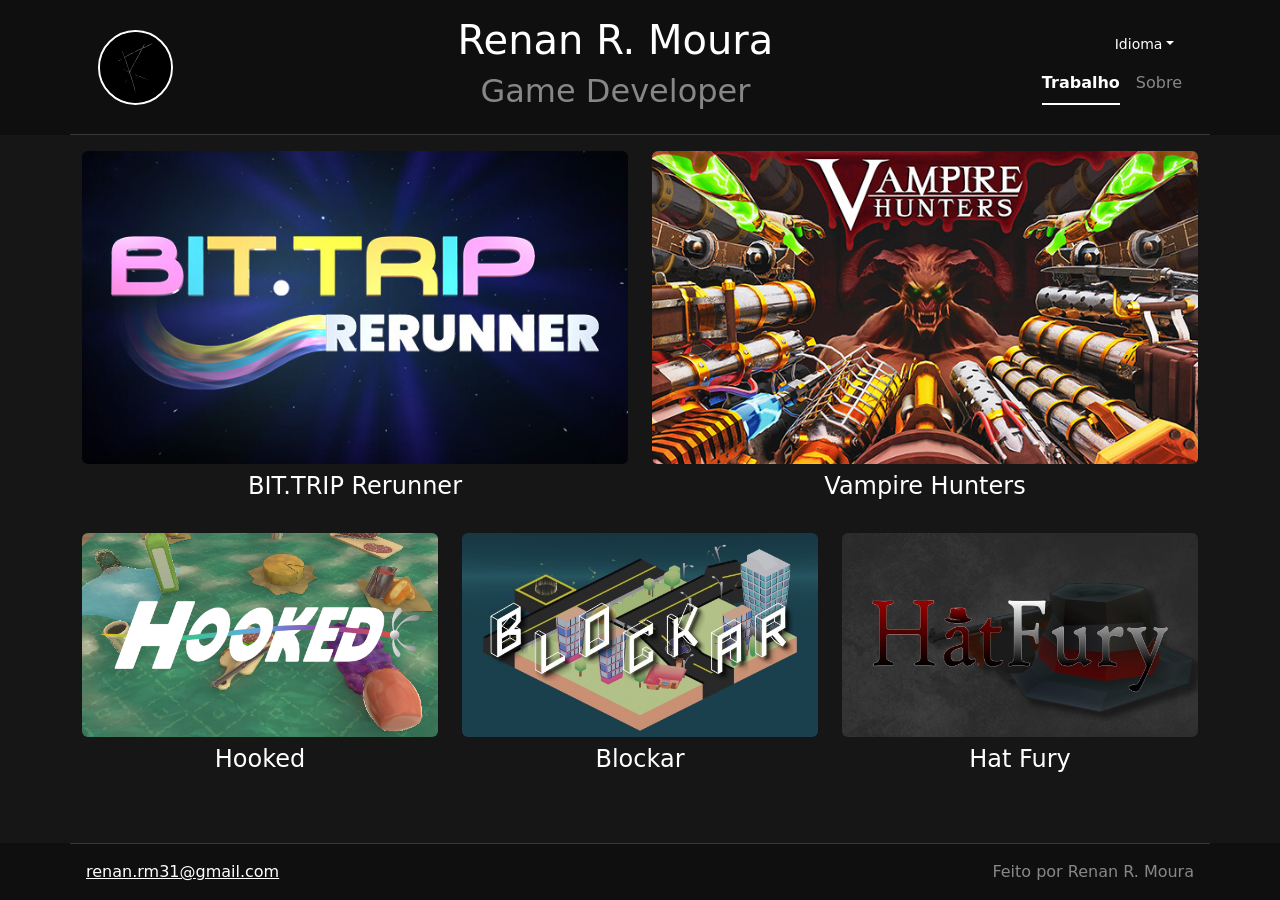
<file: index.html>
<!DOCTYPE html>
<html lang="en">
<head>
    <meta charset="UTF-8">
    <meta name="viewport" content="width=device-width, initial-scale=1.0">
    <title>Renan R. Moura | Game Developer</title>
    <link rel="icon" href="Content/R-Icon.svg">
    <link href="https://cdn.jsdelivr.net/npm/bootstrap@5.3.3/dist/css/bootstrap.min.css" rel="stylesheet" integrity="sha384-QWTKZyjpPEjISv5WaRU9OFeRpok6YctnYmDr5pNlyT2bRjXh0JMhjY6hW+ALEwIH" crossorigin="anonymous">
    <link rel="stylesheet" href="style.css">
</head>
<body class="body text-white">
  <div class="wrapper">
    <header>
      <nav class="navbar container">
        <div class="container-fluid">
          <a class="navbar-brand" href="index.html" title="Home">
            <img src="Content/R-Icon.svg" alt="Renan R. Moura Logo" width="75" height="75" class="d-inline-block align-text-center circle-logo">
          </a>
          <div>
            <h1 class="text-center text-white">Renan R. Moura</h1>
            <h2 class="text-center text-white-50">Game Developer</h2>
          </div>
          <div class="d-flex flex-column align-items-center align-items-sm-end">
            <div class="dropdown mb-1">
              <button class="btn btn-sm btn-outline-light dropdown-toggle px-2 py-1" type="button" id="dropdownLang" data-bs-toggle="dropdown" aria-expanded="false" title="Selecionar idioma">
                Idioma
              </button>
              <ul class="dropdown-menu dropdown-menu-end" aria-labelledby="dropdownLang">
                <li><a class="dropdown-item" href="?lang=pt">Português</a></li>
                <li><a class="dropdown-item" href="?lang=en">English</a></li>
              </ul>
            </div>
            <ul class="nav nav-underline">
              <li class="nav-item">
                <a class="nav-link text-white active" aria-current="page" href="#">
                  <span data-lang="pt">Trabalho</span>
                  <span data-lang="en" style="display:none;">Work</span>
                </a>
              </li>
              <li class="nav-item">
                <a class="nav-link text-white-50" aria-current="page" href="Pages/about.html">
                  <span data-lang="pt">Sobre</span>
                  <span data-lang="en" style="display:none;">About</span>
                </a>
              </li>
            </ul>
          </div>
        </div>
      </nav>
    </header>
    <main class="main">
      <div class="games container text-center">
        <div class="primary row row-cols-1 row-cols-md-2 mb-4">
          <div class="col">
            <a class="figure" href="Pages/rerunner.html" title="BIT.TRIP Rerunner">
              <img src="Content/BRerunner/BRerunner_Banner.jpg" class="figure-img img-fluid rounded" alt="BIT.TRIP Rerunner Logo">
              <h4>BIT.TRIP Rerunner</h4>
            </a>
          </div>
          <div class="col">
            <a class="figure" href="Pages/vampire-hunters.html" title="Vampire Hunters">
              <img src="Content/VHunters/VHunters_Banner.jpg" class="figure-img img-fluid rounded" alt="Vampire Hunters Logo">
              <h4>Vampire Hunters</h4>
            </a>
          </div>
        </div>
        <div class="secondary row row-cols-1 row-cols-md-3">
          <div class="col">
            <a class="figure" href="Pages/hooked.html" title="Hooked">
              <img src="Content/Hooked/Hooked_Banner.jpg" class="figure-img img-fluid rounded" alt="Hooked Logo">
              <h4>Hooked</h4>
            </a>
          </div>
          <div class="col">
            <a class="figure" href="Pages/blockar.html" title="Blockar">
              <img src="Content/Blockar/Blockar_Banner.jpg" class="figure-img img-fluid rounded" alt="Blockar Logo">
              <h4>Blockar</h4>
            </a>
          </div>
          <div class="col">
            <a class="figure" href="Pages/hat-fury.html" title="Hat Fury">
              <img src="Content/HatFury/HatFury_Banner.jpg" class="figure-img img-fluid rounded" alt="Hat Fury Logo">
              <h4>Hat Fury</h4>
            </a>
          </div>
        </div>
      </div>
    </main>
    <footer class="footer container">
      <div class="d-flex flex-column flex-sm-row justify-content-between align-items-center w-100">
        <a href="mailto:renan.rm31@gmail.com" class="text-white mb-2 mb-sm-0">renan.rm31@gmail.com</a>
        <div class="text-white-50">
          <span data-lang="pt">Feito por Renan R. Moura</span>
          <span data-lang="en" style="display:none;">Made by Renan R. Moura</span>
        </div>
      </div>
    </footer>
  </div>
  <script src="script.js"></script>
  <script src="https://cdn.jsdelivr.net/npm/bootstrap@5.3.3/dist/js/bootstrap.bundle.min.js" integrity="sha384-YvpcrYf0tY3lHB60NNkmXc5s9fDVZLESaAA55NDzOxhy9GkcIdslK1eN7N6jIeHz" crossorigin="anonymous"></script>
</body>
</html>
</file>
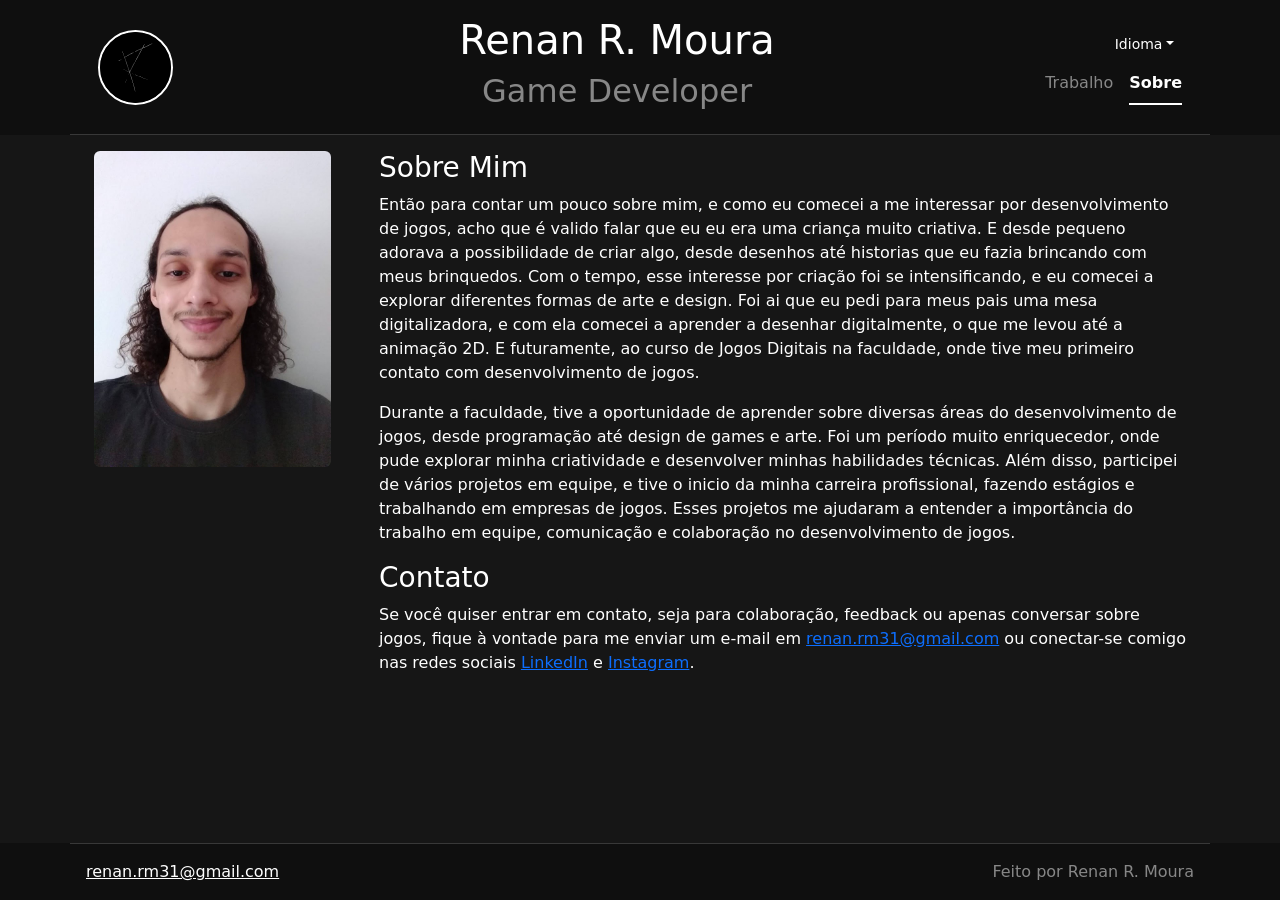
<file: Pages/about.html>
<!DOCTYPE html>
<html lang="pt-BR">
<head>
    <meta charset="UTF-8">
    <meta name="viewport" content="width=device-width, initial-scale=1.0">
    <title>Renan R. Moura | Game Developer</title>
    <link rel="icon" href="../Content/R-Icon.svg">
    <link href="https://cdn.jsdelivr.net/npm/bootstrap@5.3.3/dist/css/bootstrap.min.css" rel="stylesheet" integrity="sha384-QWTKZyjpPEjISv5WaRU9OFeRpok6YctnYmDr5pNlyT2bRjXh0JMhjY6hW+ALEwIH" crossorigin="anonymous">
    <link rel="stylesheet" href="../style.css">
</head>
<body class="body text-white">
  <div class="wrapper">
    <header>
      <nav class="navbar container">
        <div class="container-fluid">
          <a class="navbar-brand" href="../index.html" title="Home">
            <img src="../Content/R-Icon.svg" alt="Renan R. Moura Logo" width="75" height="75" class="d-inline-block align-text-center circle-logo">
          </a>
          <div>
            <h1 class="text-center text-white">Renan R. Moura</h1>
            <h2 class="text-center text-white-50">Game Developer</h2>
          </div>
          <div class="d-flex flex-column align-items-center align-items-sm-end">
            <div class="dropdown mb-1">
              <button class="btn btn-sm btn-outline-light dropdown-toggle px-2 py-1" type="button" id="dropdownLang" data-bs-toggle="dropdown" aria-expanded="false" title="Selecionar idioma">
                Idioma
              </button>
              <ul class="dropdown-menu dropdown-menu-end" aria-labelledby="dropdownLang">
                <li><a class="dropdown-item" href="?lang=pt">Português</a></li>
                <li><a class="dropdown-item" href="?lang=en">English</a></li>
              </ul>
            </div>
            <ul class="nav nav-underline">
              <li class="nav-item">
                <a class="nav-link text-white-50" href="../index.html">
                  <span data-lang="pt">Trabalho</span>
                  <span data-lang="en" style="display:none;">Work</span>
                </a>
              </li>
              <li class="nav-item">
                <a class="nav-link text-white active" aria-current="page" href="#">
                  <span data-lang="pt">Sobre</span>
                  <span data-lang="en" style="display:none;">About</span>
                </a>
              </li>
            </ul>
          </div>
        </div>
      </nav>
    </header>
    <main class="main">
      <div class="container">
        <div class="row">
          <div class="col-12 col-md-3">
            <div class="container-fluid">
              <img src="../Content/me.jpg" alt="Picture of me" class="rounded img-fluid">
            </div>
          </div>
          <div class="col-12 col-md-9">
            <div class="container-fluid">
              <div class="overlay-block">
                <h3 id="about-title">
                  <span data-lang="pt">Sobre Mim</span>
                  <span data-lang="en" style="display:none;">About Me</span>
                </h3>
                <p id="about-text-1">
                  <span data-lang="pt">
                    Então para contar um pouco sobre mim, e como eu comecei a me interessar por desenvolvimento de jogos, acho que é valido falar que eu eu era uma criança muito criativa. E desde pequeno adorava a possibilidade de criar algo, desde desenhos até historias que eu fazia brincando com meus brinquedos. Com o tempo, esse interesse por criação foi se intensificando, e eu comecei a explorar diferentes formas de arte e design. Foi ai que eu pedi para meus pais uma mesa digitalizadora, e com ela comecei a aprender a desenhar digitalmente, o que me levou até a animação 2D. E futuramente, ao curso de Jogos Digitais na faculdade, onde tive meu primeiro contato com desenvolvimento de jogos.
                  </span>
                  <span data-lang="en" style="display:none;">
                    To tell you a bit about myself and how I became interested in game development, I think it's worth mentioning that I was a very creative child. Since I was little, I loved the possibility of creating something, from drawings to stories I made while playing with my toys. Over time, this interest in creation intensified, and I started exploring different forms of art and design. That's when I asked my parents for a drawing tablet, and with it, I began learning digital drawing, which led me to 2D animation. Eventually, I enrolled in a Digital Games course at university, where I had my first contact with game development.
                  </span>
                </p>
                <p id="about-text-2">
                  <span data-lang="pt">
                    Durante a faculdade, tive a oportunidade de aprender sobre diversas áreas do desenvolvimento de jogos, desde programação até design de games e arte. Foi um período muito enriquecedor, onde pude explorar minha criatividade e desenvolver minhas habilidades técnicas. Além disso, participei de vários projetos em equipe, e tive o inicio da minha carreira profissional, fazendo estágios e trabalhando em empresas de jogos. Esses projetos me ajudaram a entender a importância do trabalho em equipe, comunicação e colaboração no desenvolvimento de jogos. 
                  </span>
                  <span data-lang="en" style="display:none;">
                    During college, I had the opportunity to learn about various areas of game development, from programming to game design and art. It was a very enriching period, where I could explore my creativity and develop my technical skills. I also participated in several team projects and started my professional career, doing internships and working at game companies. Those projects helped me understand the importance of teamwork, communication, and collaboration in game development.
                  </span>
                </p>
              </div>
            </div>
            <div class="container-fluid">
              <div class="overlay-block">
                <h3 id="contact-title">
                  <span data-lang="pt">Contato</span>
                  <span data-lang="en" style="display:none;">Contact</span>
                </h3>
                <p id="contact-text">
                  <span data-lang="pt">
                    Se você quiser entrar em contato, seja para colaboração, feedback ou apenas conversar sobre jogos, fique à vontade para me enviar um e-mail em <a href="mailto:renan.rm31@gmail.com">renan.rm31@gmail.com</a> ou conectar-se comigo nas redes sociais <a href="https://www.linkedin.com/in/renan-r-moura-011497197/" target="_blank">LinkedIn</a> e <a href="https://www.instagram.com/renan.r.moura?igsh=bnJrejFsb3lqNWZy" target="_blank">Instagram</a>.
                  </span>
                  <span data-lang="en" style="display:none;">
                    If you want to get in touch, whether for collaboration, feedback, or just to talk about games, feel free to send me an email at <a href="mailto:renan.rm31@gmail.com">renan.rm31@gmail.com</a> or connect with me on social media <a href="https://www.linkedin.com/in/renan-r-moura-011497197/" target="_blank">LinkedIn</a> and <a href="https://www.instagram.com/renan.r.moura?igsh=bnJrejFsb3lqNWZy" target="_blank">Instagram</a>.
                  </span>
                </p>
              </div>
            </div>
          </div>
        </div>
      </div>
    </main>
    <footer class="footer container">
      <div class="d-flex flex-column flex-sm-row justify-content-between align-items-center w-100">
        <a href="mailto:renan.rm31@gmail.com" class="text-white mb-2 mb-sm-0">renan.rm31@gmail.com</a>
        <div class="text-white-50">
          <span data-lang="pt">Feito por Renan R. Moura</span>
          <span data-lang="en" style="display:none;">Made by Renan R. Moura</span>
        </div>
      </div>
    </footer>
  </div>
  <script src="../script.js"></script>
  <script src="https://cdn.jsdelivr.net/npm/bootstrap@5.3.3/dist/js/bootstrap.bundle.min.js" integrity="sha384-YvpcrYf0tY3lHB60NNkmXc5s9fDVZLESaAA55NDzOxhy9GkcIdslK1eN7N6jIeHz" crossorigin="anonymous"></script>
</body>
</html>
</file>
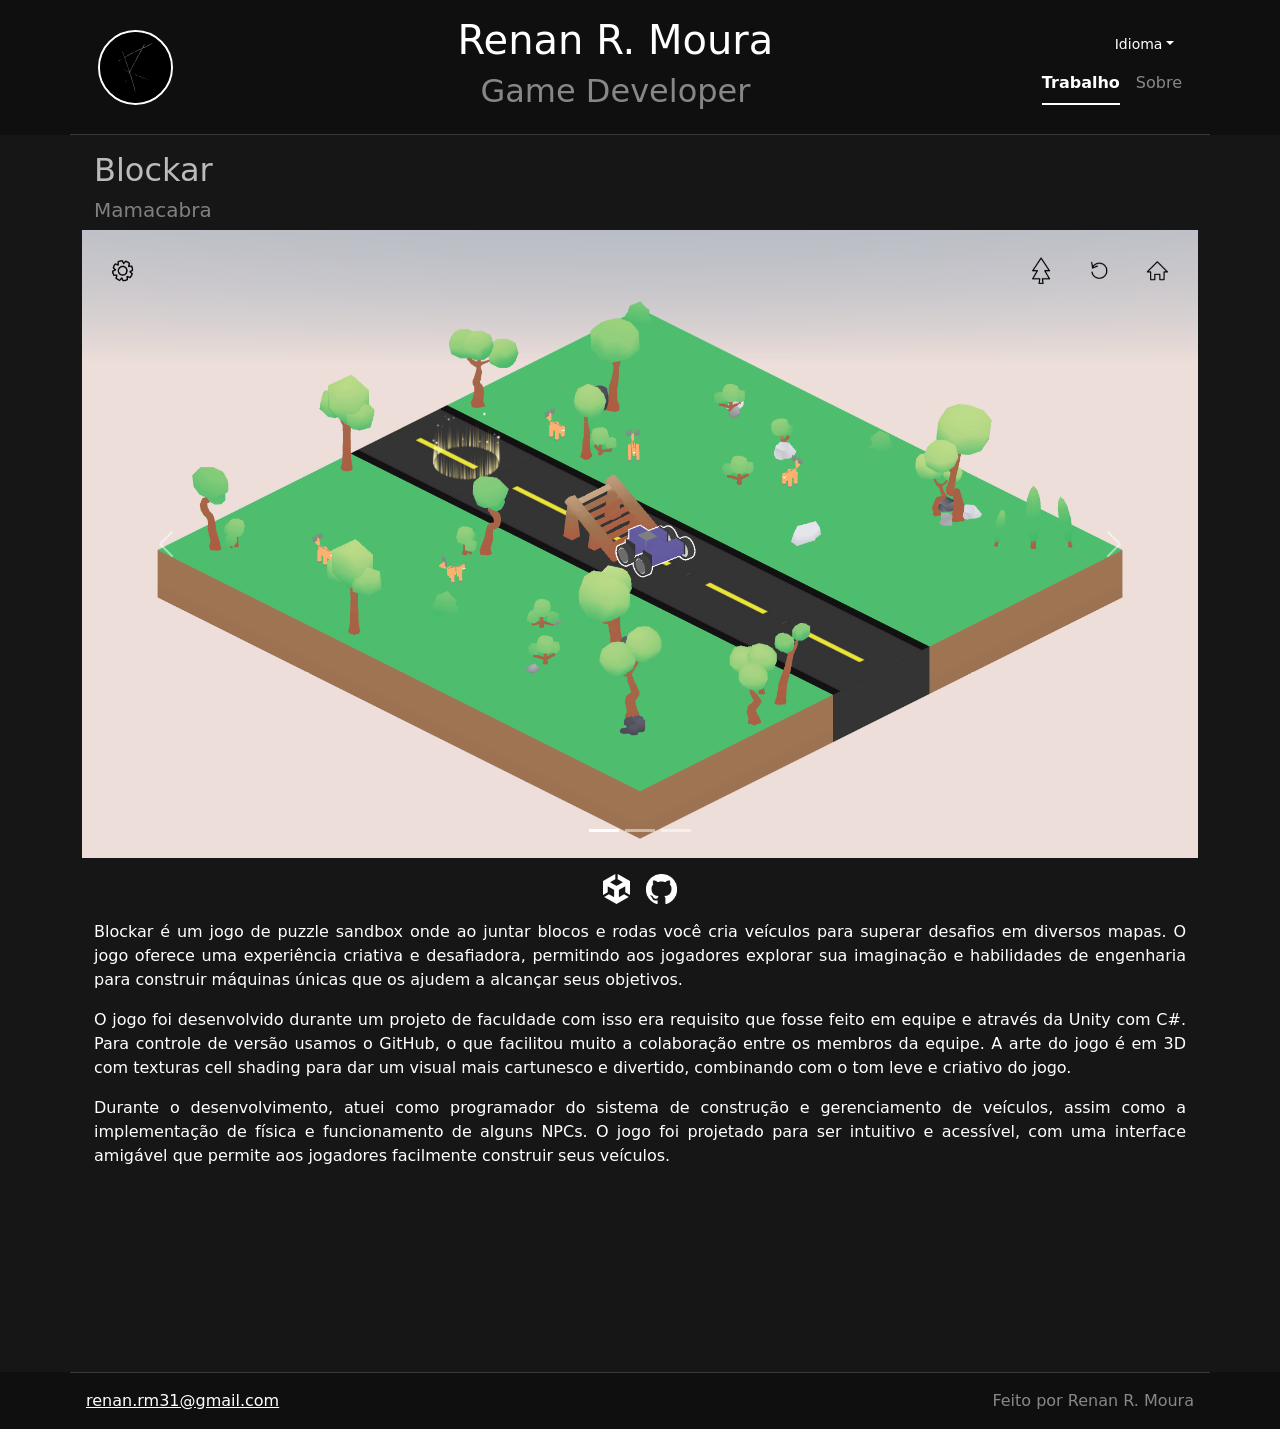
<file: Pages/blockar.html>
<!DOCTYPE html>
<html lang="pt-BR">
<head>
    <meta charset="UTF-8">
    <meta name="viewport" content="width=device-width, initial-scale=1.0">
    <title>Renan R. Moura | Game Developer</title>
    <link rel="icon" href="../Content/R-Icon.svg">
    <link href="https://cdn.jsdelivr.net/npm/bootstrap@5.3.3/dist/css/bootstrap.min.css" rel="stylesheet" integrity="sha384-QWTKZyjpPEjISv5WaRU9OFeRpok6YctnYmDr5pNlyT2bRjXh0JMhjY6hW+ALEwIH" crossorigin="anonymous">
    <link rel="stylesheet" href="../style.css">
</head>
<body class="body text-white">
  <div class="wrapper">
    <header>
      <nav class="navbar container">
        <div class="container-fluid">
          <a class="navbar-brand" href="../index.html" title="Home">
            <img src="../Content/R-Icon.svg" alt="Renan R. Moura Logo" width="75" height="75" class="d-inline-block align-text-center circle-logo">
          </a>
          <div>
            <h1 class="text-center text-white">Renan R. Moura</h1>
            <h2 class="text-center text-white-50">Game Developer</h2>
          </div>
          <div class="d-flex flex-column align-items-center align-items-sm-end">
            <div class="dropdown mb-1">
              <button class="btn btn-sm btn-outline-light dropdown-toggle px-2 py-1" type="button" id="dropdownLang" data-bs-toggle="dropdown" aria-expanded="false" title="Selecionar idioma">
                Idioma
              </button>
              <ul class="dropdown-menu dropdown-menu-end" aria-labelledby="dropdownLang">
                <li><a class="dropdown-item" href="?lang=pt">Português</a></li>
                <li><a class="dropdown-item" href="?lang=en">English</a></li>
              </ul>
            </div>
            <ul class="nav nav-underline">
              <li class="nav-item">
                <a class="nav-link text-white active" aria-current="page" href="#">
                  <span data-lang="pt">Trabalho</span>
                  <span data-lang="en" style="display:none;">Work</span>
                </a>
              </li>
              <li class="nav-item">
                <a class="nav-link text-white-50" aria-current="page" href="../Pages/about.html">
                  <span data-lang="pt">Sobre</span>
                  <span data-lang="en" style="display:none;">About</span>
                </a>
              </li>
            </ul>
          </div>
        </div>
      </nav>
    </header>
    <main class="main">
      <div class="container">
        <div class="container-fluid text-start">
          <h2 style="color: rgb(187, 187, 187);">Blockar</h2>
          <h5 style="color: gray;">Mamacabra</h5>
        </div>
        <div class="carousel-container d-flex justify-content-center">
          <div id="carouselExampleIndicators" class="carousel slide" data-bs-ride="carousel" style="max-width: 1280px;">
            <div class="carousel-indicators">
              <button type="button" data-bs-target="#carouselExampleIndicators" data-bs-slide-to="0" class="active" aria-current="true" aria-label="Slide 1"></button>
              <button type="button" data-bs-target="#carouselExampleIndicators" data-bs-slide-to="1" aria-label="Slide 2"></button>
              <button type="button" data-bs-target="#carouselExampleIndicators" data-bs-slide-to="2" aria-label="Slide 3"></button>
            </div>
            <div class="carousel-inner">
              <div class="carousel-item active">
                <img src="../Content/Blockar/1.png" class="d-block w-100" alt="...">
              </div>
              <div class="carousel-item">
                <img src="../Content/Blockar/2.png" class="d-block w-100" alt="...">
              </div>
              <div class="carousel-item">
                <img src="../Content/Blockar/3.png" class="d-block w-100" alt="...">
              </div>
            </div>
            <button class="carousel-control-prev" type="button" data-bs-target="#carouselExampleIndicators" data-bs-slide="prev">
              <span class="carousel-control-prev-icon" aria-hidden="true"></span>
              <span class="visually-hidden">Previous</span>
            </button>
            <button class="carousel-control-next" type="button" data-bs-target="#carouselExampleIndicators" data-bs-slide="next">
              <span class="carousel-control-next-icon" aria-hidden="true"></span>
              <span class="visually-hidden">Next</span>
            </button>
          </div>
        </div>
        <div class="container-fluid">
          <div class="d-flex justify-content-center my-2">
            <img class="m-2" src="../Content/U_Cube_1C_White.svg" height="30px" alt="">
            <img class="m-2" src="../Content/GitHub_Invertocat_Light.png" height="30px" alt="">
          </div>
          <div style="text-align: justify;">
            <p id="blockar-desc">
              <span data-lang="pt">
                Blockar é um jogo de puzzle sandbox onde ao juntar blocos e rodas você cria veículos para superar desafios em diversos mapas. O jogo oferece uma experiência criativa e desafiadora, permitindo aos jogadores explorar sua imaginação e habilidades de engenharia para construir máquinas únicas que os ajudem a alcançar seus objetivos.
              </span>
              <span data-lang="en" style="display:none;">
                Blockar is a sandbox puzzle game where by combining blocks and wheels you create vehicles to overcome challenges in various maps. The game offers a creative and challenging experience, allowing players to explore their imagination and engineering skills to build unique machines that help them achieve their goals.
              </span>
            </p>
            <p id="blockar-dev">
              <span data-lang="pt">
                O jogo foi desenvolvido durante um projeto de faculdade com isso era requisito que fosse feito em equipe e através da Unity com C#. Para controle de versão usamos o GitHub, o que facilitou muito a colaboração entre os membros da equipe. A arte do jogo é em 3D com texturas cell shading para dar um visual mais cartunesco e divertido, combinando com o tom leve e criativo do jogo.
              </span>
              <span data-lang="en" style="display:none;">
                The game was developed during a college project, so it was a requirement that it be made in a team and through Unity with C#. For version control we used GitHub, which greatly facilitated collaboration among team members. The game's art is in 3D with cell shading textures to give a more cartoonish and fun look, matching the light and creative tone of the game.
              </span>
            </p>
            <p id="blockar-role">
              <span data-lang="pt">
                Durante o desenvolvimento, atuei como programador do sistema de construção e gerenciamento de veículos, assim como a implementação de física e funcionamento de alguns NPCs. O jogo foi projetado para ser intuitivo e acessível, com uma interface amigável que permite aos jogadores facilmente construir seus veículos.
              </span>
              <span data-lang="en" style="display:none;">
                During development, I acted as a programmer for the vehicle construction and management system, as well as implementing physics and functionality for some NPCs. The game was designed to be intuitive and accessible, with a user-friendly interface that allows players to easily build their vehicles.
              </span>
            </p>
          </div>
          <iframe frameborder="0" src="https://itch.io/embed/3129708?border_width=0&amp;bg_color=77cc77&amp;fg_color=000000&amp;link_color=000000&amp;border_color=000000" height="165" width="100%"></iframe>
        </div>
      </div>
    </main>
    <footer class="footer container">
      <div class="d-flex flex-column flex-sm-row justify-content-between align-items-center w-100">
        <a href="mailto:renan.rm31@gmail.com" class="text-white mb-2 mb-sm-0">renan.rm31@gmail.com</a>
        <div class="text-white-50">
          <span data-lang="pt">Feito por Renan R. Moura</span>
          <span data-lang="en" style="display:none;">Made by Renan R. Moura</span>
        </div>
      </div>
    </footer>
  </div>
  <script src="../script.js"></script>
  <script src="https://cdn.jsdelivr.net/npm/bootstrap@5.3.3/dist/js/bootstrap.bundle.min.js" integrity="sha384-YvpcrYf0tY3lHB60NNkmXc5s9fDVZLESaAA55NDzOxhy9GkcIdslK1eN7N6jIeHz" crossorigin="anonymous"></script>
</body>
</html>
</file>
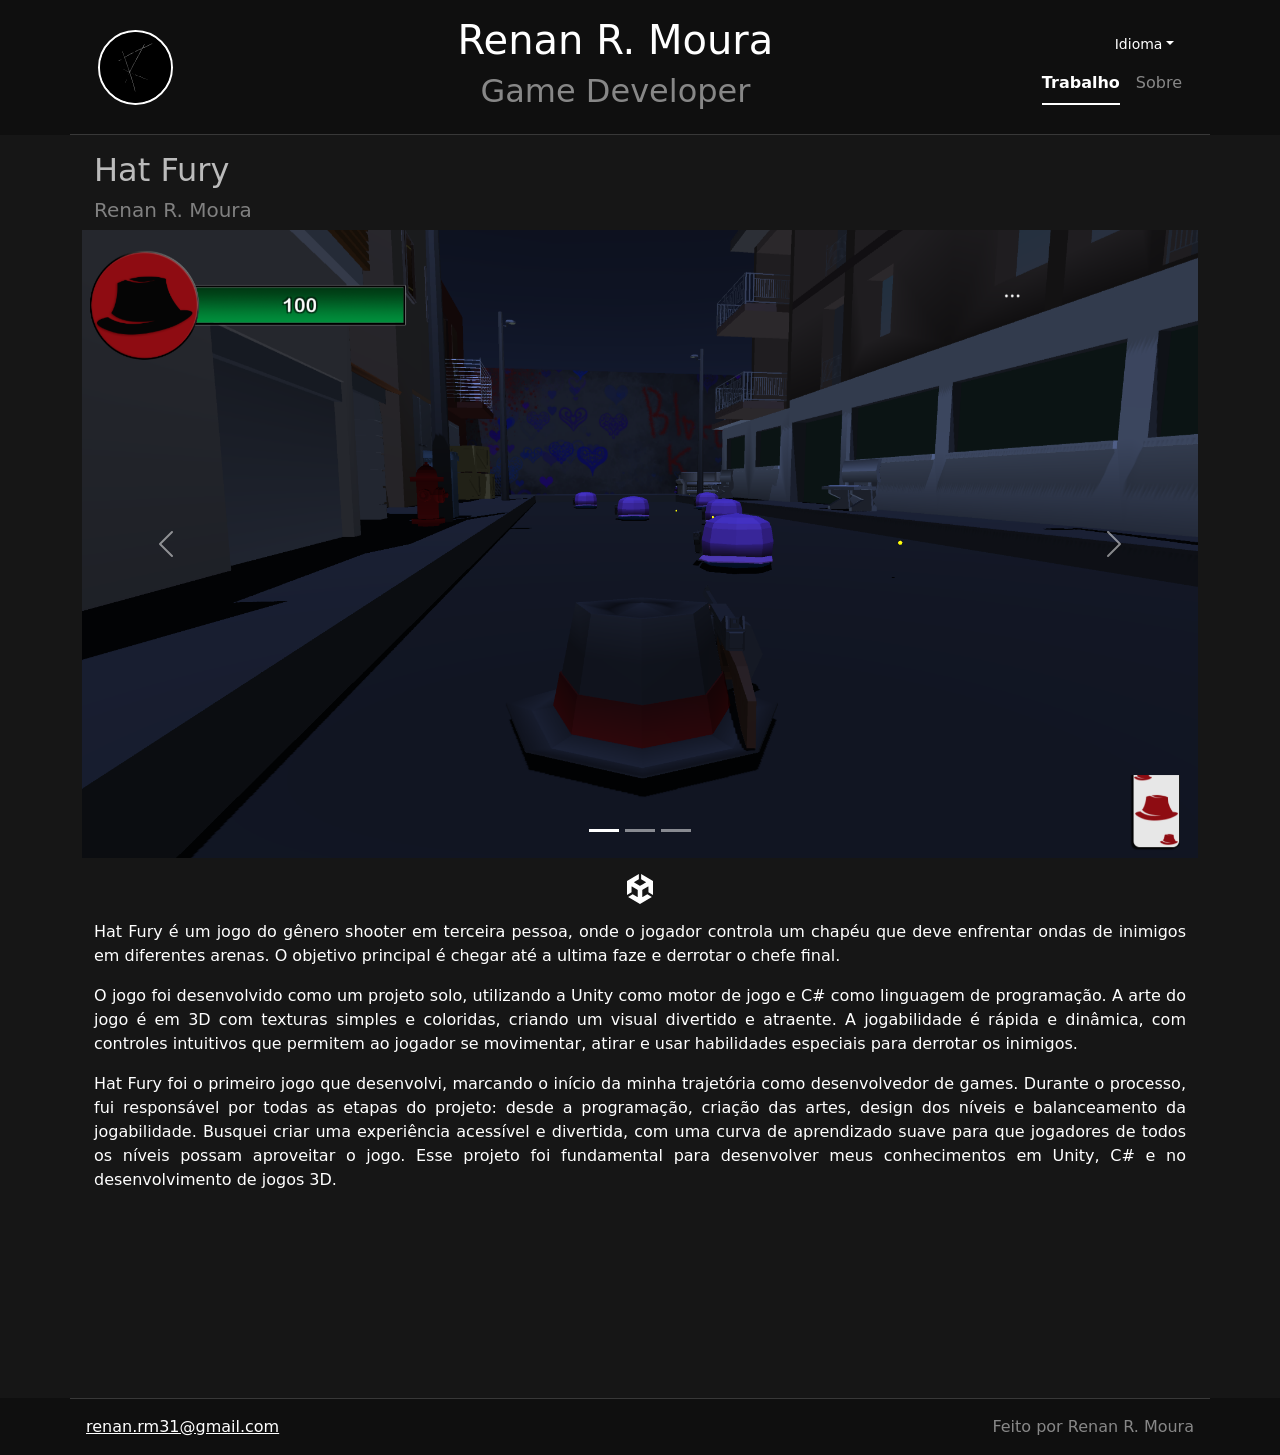
<file: Pages/hat-fury.html>
<!DOCTYPE html>
<html lang="pt-BR">
<head>
    <meta charset="UTF-8">
    <meta name="viewport" content="width=device-width, initial-scale=1.0">
    <title>Renan R. Moura | Game Developer</title>
    <link rel="icon" href="../Content/R-Icon.svg">
    <link href="https://cdn.jsdelivr.net/npm/bootstrap@5.3.3/dist/css/bootstrap.min.css" rel="stylesheet" integrity="sha384-QWTKZyjpPEjISv5WaRU9OFeRpok6YctnYmDr5pNlyT2bRjXh0JMhjY6hW+ALEwIH" crossorigin="anonymous">
    <link rel="stylesheet" href="../style.css">
</head>
<body class="body text-white">
  <div class="wrapper">
    <header>
      <nav class="navbar container">
        <div class="container-fluid">
          <a class="navbar-brand" href="../index.html" title="Home">
            <img src="../Content/R-Icon.svg" alt="Renan R. Moura Logo" width="75" height="75" class="d-inline-block align-text-center circle-logo">
          </a>
          <div>
            <h1 class="text-center text-white">Renan R. Moura</h1>
            <h2 class="text-center text-white-50">Game Developer</h2>
          </div>
          <div class="d-flex flex-column align-items-center align-items-sm-end">
            <div class="dropdown mb-1">
              <button class="btn btn-sm btn-outline-light dropdown-toggle px-2 py-1" type="button" id="dropdownLang" data-bs-toggle="dropdown" aria-expanded="false" title="Selecionar idioma">
                Idioma
              </button>
              <ul class="dropdown-menu dropdown-menu-end" aria-labelledby="dropdownLang">
                <li><a class="dropdown-item" href="?lang=pt">Português</a></li>
                <li><a class="dropdown-item" href="?lang=en">English</a></li>
              </ul>
            </div>
            <ul class="nav nav-underline">
              <li class="nav-item">
                <a class="nav-link text-white active" aria-current="page" href="#">
                  <span data-lang="pt">Trabalho</span>
                  <span data-lang="en" style="display:none;">Work</span>
                </a>
              </li>
              <li class="nav-item">
                <a class="nav-link text-white-50" aria-current="page" href="../Pages/about.html">
                  <span data-lang="pt">Sobre</span>
                  <span data-lang="en" style="display:none;">About</span>
                </a>
              </li>
            </ul>
          </div>
        </div>
      </nav>
    </header>
    <main class="main">
      <div class="container">
        <div class="container-fluid text-start">
          <h2 style="color: rgb(187, 187, 187);">Hat Fury</h2>
          <h5 style="color: gray;">Renan R. Moura</h5>
        </div>
        <div class="carousel-container d-flex justify-content-center">
          <div id="carouselExampleIndicators" class="carousel slide" data-bs-ride="carousel" style="max-width: 1280px;">
            <div class="carousel-indicators">
              <button type="button" data-bs-target="#carouselExampleIndicators" data-bs-slide-to="0" class="active" aria-current="true" aria-label="Slide 1"></button>
              <button type="button" data-bs-target="#carouselExampleIndicators" data-bs-slide-to="1" aria-label="Slide 2"></button>
              <button type="button" data-bs-target="#carouselExampleIndicators" data-bs-slide-to="2" aria-label="Slide 3"></button>
            </div>
            <div class="carousel-inner">
              <div class="carousel-item active">
                <img src="../Content/HatFury/1.png" class="d-block w-100" alt="...">
              </div>
              <div class="carousel-item">
                <img src="../Content/HatFury/2.png" class="d-block w-100" alt="...">
              </div>
              <div class="carousel-item">
                <img src="../Content/HatFury/3.png" class="d-block w-100" alt="...">
              </div>
            </div>
            <button class="carousel-control-prev" type="button" data-bs-target="#carouselExampleIndicators" data-bs-slide="prev">
              <span class="carousel-control-prev-icon" aria-hidden="true"></span>
              <span class="visually-hidden">Previous</span>
            </button>
            <button class="carousel-control-next" type="button" data-bs-target="#carouselExampleIndicators" data-bs-slide="next">
              <span class="carousel-control-next-icon" aria-hidden="true"></span>
              <span class="visually-hidden">Next</span>
            </button>
          </div>
        </div>
        <div class="container-fluid">
          <div class="d-flex justify-content-center my-2">
            <img class="m-2" src="../Content/U_Cube_1C_White.svg" height="30px" alt="">
          </div>
          <div style="text-align: justify;">
            <p id="hatfury-desc">
              <span data-lang="pt">
                Hat Fury é um jogo do gênero shooter em terceira pessoa, onde o jogador controla um chapéu que deve enfrentar ondas de inimigos em diferentes arenas. O objetivo principal é chegar até a ultima faze e derrotar o chefe final.
              </span>
              <span data-lang="en" style="display:none;">
                Hat Fury is a third-person shooter game where the player controls a hat that must face waves of enemies in different arenas. The main objective is to reach the final phase and defeat the final boss.
              </span>
            </p>
            <p id="hatfury-dev">
              <span data-lang="pt">
                O jogo foi desenvolvido como um projeto solo, utilizando a Unity como motor de jogo e C# como linguagem de programação. A arte do jogo é em 3D com texturas simples e coloridas, criando um visual divertido e atraente. A jogabilidade é rápida e dinâmica, com controles intuitivos que permitem ao jogador se movimentar, atirar e usar habilidades especiais para derrotar os inimigos.
              </span>
              <span data-lang="en" style="display:none;">
                The game was developed as a solo project, using Unity as the game engine and C# as the programming language. The game's art is in 3D with simple and colorful textures, creating a fun and attractive visual. The gameplay is fast and dynamic, with intuitive controls that allow the player to move, shoot, and use special abilities to defeat enemies.
              </span>
            </p>
            <p id="hatfury-role">
              <span data-lang="pt">
                Hat Fury foi o primeiro jogo que desenvolvi, marcando o início da minha trajetória como desenvolvedor de games. Durante o processo, fui responsável por todas as etapas do projeto: desde a programação, criação das artes, design dos níveis e balanceamento da jogabilidade. Busquei criar uma experiência acessível e divertida, com uma curva de aprendizado suave para que jogadores de todos os níveis possam aproveitar o jogo. Esse projeto foi fundamental para desenvolver meus conhecimentos em Unity, C# e no desenvolvimento de jogos 3D.
              </span>
              <span data-lang="en" style="display:none;">
                Hat Fury was the first game I developed, marking the beginning of my journey as a game developer. During the process, I was responsible for all stages of the project: from programming, creating the art, level design, and gameplay balancing. I aimed to create an accessible and fun experience, with a smooth learning curve so that players of all levels can enjoy the game. This project was fundamental in developing my knowledge in Unity, C#, and 3D game development.
              </span>
            </p>
          </div>
          <iframe frameborder="0" src="https://itch.io/embed/3860799?bg_color=1e1919&amp;fg_color=c01b1b&amp;link_color=cf0000&amp;border_color=5b3535" width="100%" height="167"><a href="https://rimec.itch.io/hat-fury">Hat Fury by Rimec</a></iframe>
        </div>
      </div>
    </main>
    <footer class="footer container">
      <div class="d-flex flex-column flex-sm-row justify-content-between align-items-center w-100">
        <a href="mailto:renan.rm31@gmail.com" class="text-white mb-2 mb-sm-0">renan.rm31@gmail.com</a>
        <div class="text-white-50">
          <span data-lang="pt">Feito por Renan R. Moura</span>
          <span data-lang="en" style="display:none;">Made by Renan R. Moura</span>
        </div>
      </div>
    </footer>
  </div>
  <script src="../script.js"></script>
  <script src="https://cdn.jsdelivr.net/npm/bootstrap@5.3.3/dist/js/bootstrap.bundle.min.js" integrity="sha384-YvpcrYf0tY3lHB60NNkmXc5s9fDVZLESaAA55NDzOxhy9GkcIdslK1eN7N6jIeHz" crossorigin="anonymous"></script>
</body>
</html>
</file>
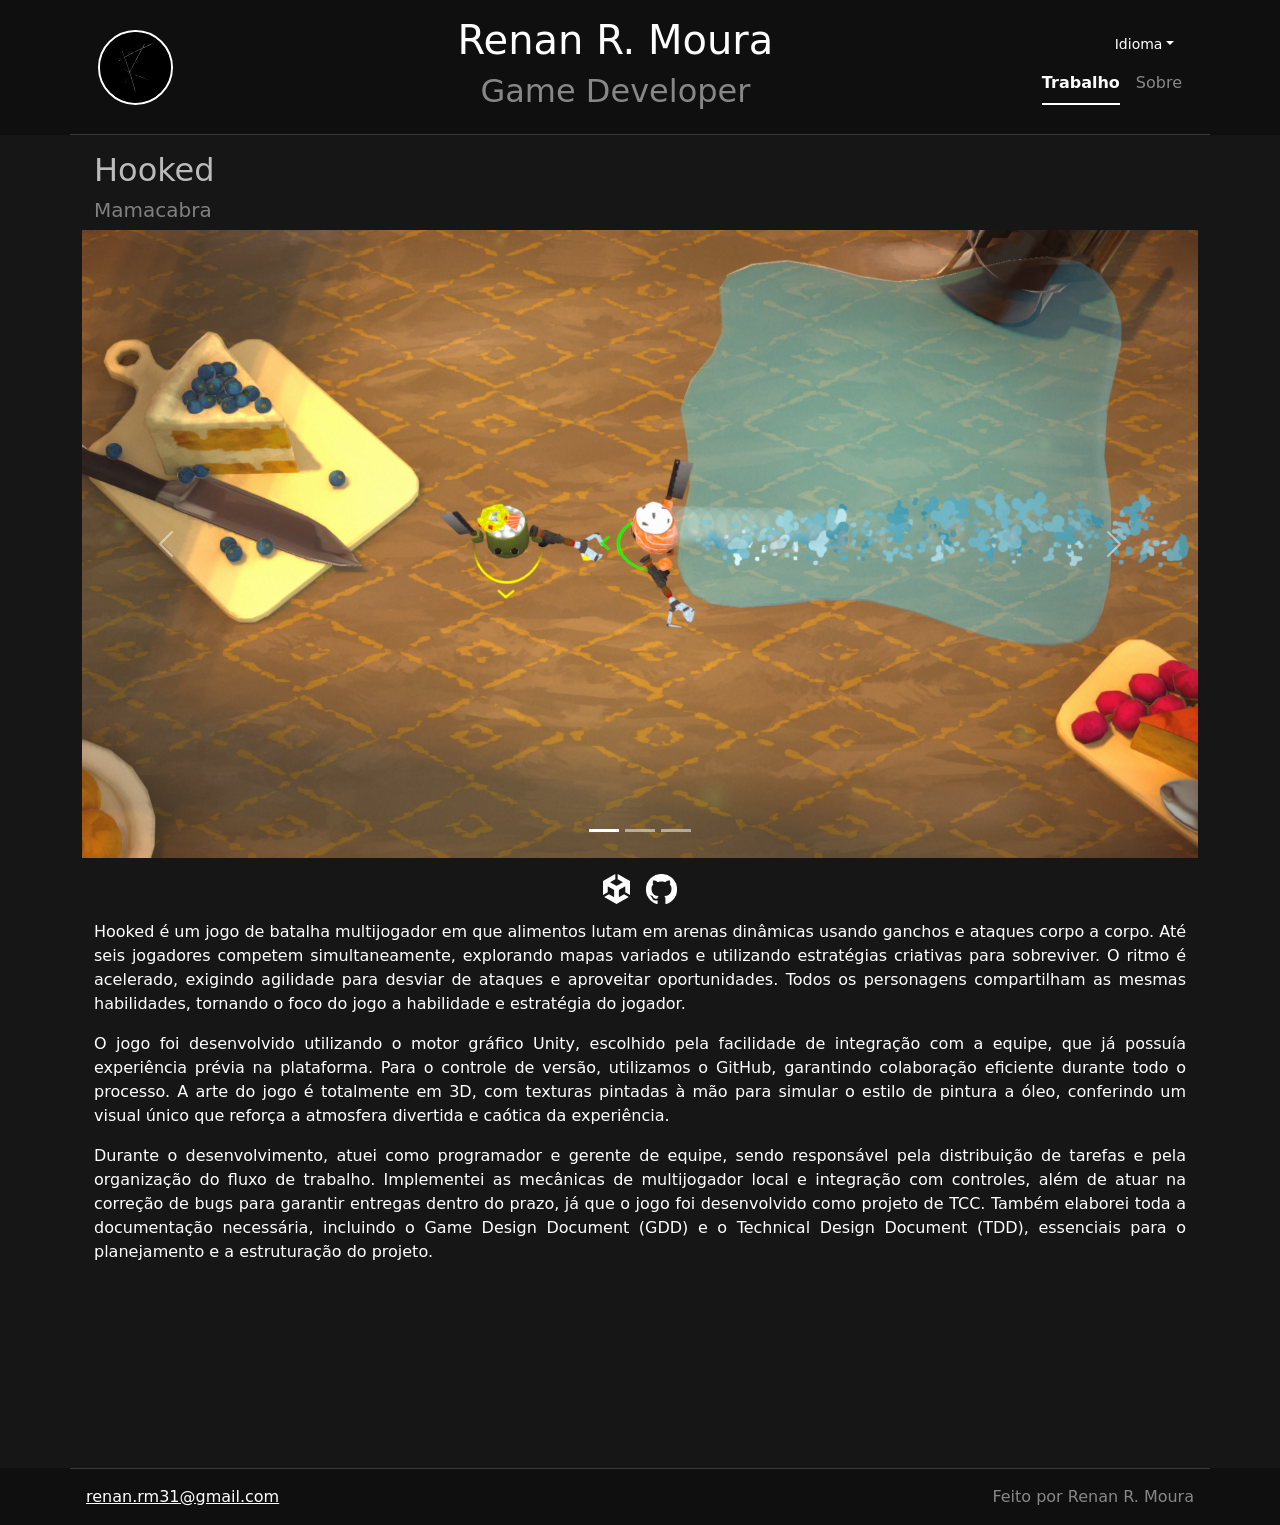
<file: Pages/hooked.html>
<!DOCTYPE html>
<html lang="pt-BR">
<head>
    <meta charset="UTF-8">
    <meta name="viewport" content="width=device-width, initial-scale=1.0">
    <title>Renan R. Moura | Game Developer</title>
    <link rel="icon" href="../Content/R-Icon.svg">
    <link href="https://cdn.jsdelivr.net/npm/bootstrap@5.3.3/dist/css/bootstrap.min.css" rel="stylesheet" integrity="sha384-QWTKZyjpPEjISv5WaRU9OFeRpok6YctnYmDr5pNlyT2bRjXh0JMhjY6hW+ALEwIH" crossorigin="anonymous">
    <link rel="stylesheet" href="../style.css">
</head>
<body class="body text-white">
  <div class="wrapper">
    <header>
      <nav class="navbar container">
        <div class="container-fluid">
          <a class="navbar-brand" href="../index.html" title="Home">
            <img src="../Content/R-Icon.svg" alt="Renan R. Moura Logo" width="75" height="75" class="d-inline-block align-text-center circle-logo">
          </a>
          <div>
            <h1 class="text-center text-white">Renan R. Moura</h1>
            <h2 class="text-center text-white-50">Game Developer</h2>
          </div>
          <div class="d-flex flex-column align-items-center align-items-sm-end">
            <div class="dropdown mb-1">
              <button class="btn btn-sm btn-outline-light dropdown-toggle px-2 py-1" type="button" id="dropdownLang" data-bs-toggle="dropdown" aria-expanded="false" title="Selecionar idioma">
                Idioma
              </button>
              <ul class="dropdown-menu dropdown-menu-end" aria-labelledby="dropdownLang">
                <li><a class="dropdown-item" href="?lang=pt">Português</a></li>
                <li><a class="dropdown-item" href="?lang=en">English</a></li>
              </ul>
            </div>
            <ul class="nav nav-underline">
              <li class="nav-item">
                <a class="nav-link text-white active" aria-current="page" href="#">
                  <span data-lang="pt">Trabalho</span>
                  <span data-lang="en" style="display:none;">Work</span>
                </a>
              </li>
              <li class="nav-item">
                <a class="nav-link text-white-50" aria-current="page" href="../Pages/about.html">
                  <span data-lang="pt">Sobre</span>
                  <span data-lang="en" style="display:none;">About</span>
                </a>
              </li>
            </ul>
          </div>
        </div>
      </nav>
    </header>
    <main class="main">
      <div class="container">
        <div class="container-fluid text-start">
          <h2 style="color: rgb(187, 187, 187);">Hooked</h2>
          <h5 style="color: gray;">Mamacabra</h5>
        </div>
        <div class="carousel-container d-flex justify-content-center">
          <div id="carouselExampleIndicators" class="carousel slide" data-bs-ride="carousel" style="max-width: 1280px;">
            <div class="carousel-indicators">
              <button type="button" data-bs-target="#carouselExampleIndicators" data-bs-slide-to="0" class="active" aria-current="true" aria-label="Slide 1"></button>
              <button type="button" data-bs-target="#carouselExampleIndicators" data-bs-slide-to="1" aria-label="Slide 2"></button>
              <button type="button" data-bs-target="#carouselExampleIndicators" data-bs-slide-to="2" aria-label="Slide 3"></button>
            </div>
            <div class="carousel-inner">
              <div class="carousel-item active">
                <img src="../Content/Hooked/1.png" class="d-block w-100" alt="...">
              </div>
              <div class="carousel-item">
                <img src="../Content/Hooked/2.png" class="d-block w-100" alt="...">
              </div>
              <div class="carousel-item">
                <img src="../Content/Hooked/3.png" class="d-block w-100" alt="...">
              </div>
            </div>
            <button class="carousel-control-prev" type="button" data-bs-target="#carouselExampleIndicators" data-bs-slide="prev">
              <span class="carousel-control-prev-icon" aria-hidden="true"></span>
              <span class="visually-hidden">Previous</span>
            </button>
            <button class="carousel-control-next" type="button" data-bs-target="#carouselExampleIndicators" data-bs-slide="next">
              <span class="carousel-control-next-icon" aria-hidden="true"></span>
              <span class="visually-hidden">Next</span>
            </button>
          </div>
        </div>
        <div class="container-fluid">
          <div class="d-flex justify-content-center my-2">
            <img class="m-2" src="../Content/U_Cube_1C_White.svg" height="30px" alt="">
            <img class="m-2" src="../Content/GitHub_Invertocat_Light.png" height="30px" alt="">
          </div>
          <div style="text-align: justify;">
            <p id="hooked-desc">
              <span data-lang="pt">
                Hooked é um jogo de batalha multijogador em que alimentos lutam em arenas dinâmicas usando ganchos e ataques corpo a corpo. Até seis jogadores competem simultaneamente, explorando mapas variados e utilizando estratégias criativas para sobreviver. O ritmo é acelerado, exigindo agilidade para desviar de ataques e aproveitar oportunidades. Todos os personagens compartilham as mesmas habilidades, tornando o foco do jogo a habilidade e estratégia do jogador.
              </span>
              <span data-lang="en" style="display:none;">
                Hooked is a multiplayer battle game where the foods fight in dynamic arenas using hooks and melee attacks. Up to six players compete simultaneously, exploring varied maps and employing creative strategies to survive. The pace is fast, requiring agility to dodge attacks and seize opportunities. All characters share the same abilities, making player skill and strategy the focus of the game.
              </span>
            </p>
            <p id="hooked-dev">
              <span data-lang="pt">
                O jogo foi desenvolvido utilizando o motor gráfico Unity, escolhido pela facilidade de integração com a equipe, que já possuía experiência prévia na plataforma. Para o controle de versão, utilizamos o GitHub, garantindo colaboração eficiente durante todo o processo. A arte do jogo é totalmente em 3D, com texturas pintadas à mão para simular o estilo de pintura a óleo, conferindo um visual único que reforça a atmosfera divertida e caótica da experiência.
              </span>
              <span data-lang="en" style="display:none;">
                The game was developed using the Unity game engine, chosen for its ease of integration with the team, which already had prior experience on the platform. For version control, we used GitHub, ensuring efficient collaboration throughout the process. The game's art is entirely in 3D, with hand-painted textures to simulate an oil painting style, giving a unique look that reinforces the fun and chaotic atmosphere of the experience.
              </span>
            </p>
            <p id="hooked-role">
              <span data-lang="pt">
                Durante o desenvolvimento, atuei como programador e gerente de equipe, sendo responsável pela distribuição de tarefas e pela organização do fluxo de trabalho. Implementei as mecânicas de multijogador local e integração com controles, além de atuar na correção de bugs para garantir entregas dentro do prazo, já que o jogo foi desenvolvido como projeto de TCC. Também elaborei toda a documentação necessária, incluindo o Game Design Document (GDD) e o Technical Design Document (TDD), essenciais para o planejamento e a estruturação do projeto.
              </span>
              <span data-lang="en" style="display:none;">
                During development, I served as a programmer and team manager, responsible for task distribution and workflow organization. I implemented local multiplayer mechanics and controller integration, besides acting on bug fixing to ensure on-time deliveries, as the game was developed as a thesis project. I also prepared all the necessary documentation, including the Game Design Document (GDD) and the Technical Design Document (TDD), essential for project planning and structuring.
              </span>
            </p>
          </div>
          <iframe frameborder="0" src="https://itch.io/embed/3130125?border_width=0&amp;bg_color=28090f&amp;fg_color=ffffff&amp;link_color=ffffff&amp;border_color=644d52" height="165" width="100%"></iframe>
        </div>
      </div>
    </main>
    <footer class="footer container">
      <div class="d-flex flex-column flex-sm-row justify-content-between align-items-center w-100">
        <a href="mailto:renan.rm31@gmail.com" class="text-white mb-2 mb-sm-0">renan.rm31@gmail.com</a>
        <div class="text-white-50">
          <span data-lang="pt">Feito por Renan R. Moura</span>
          <span data-lang="en" style="display:none;">Made by Renan R. Moura</span>
        </div>
      </div>
    </footer>
  </div>
  <script src="../script.js"></script>
  <script src="https://cdn.jsdelivr.net/npm/bootstrap@5.3.3/dist/js/bootstrap.bundle.min.js" integrity="sha384-YvpcrYf0tY3lHB60NNkmXc5s9fDVZLESaAA55NDzOxhy9GkcIdslK1eN7N6jIeHz" crossorigin="anonymous"></script>
</body>
</html>
</file>
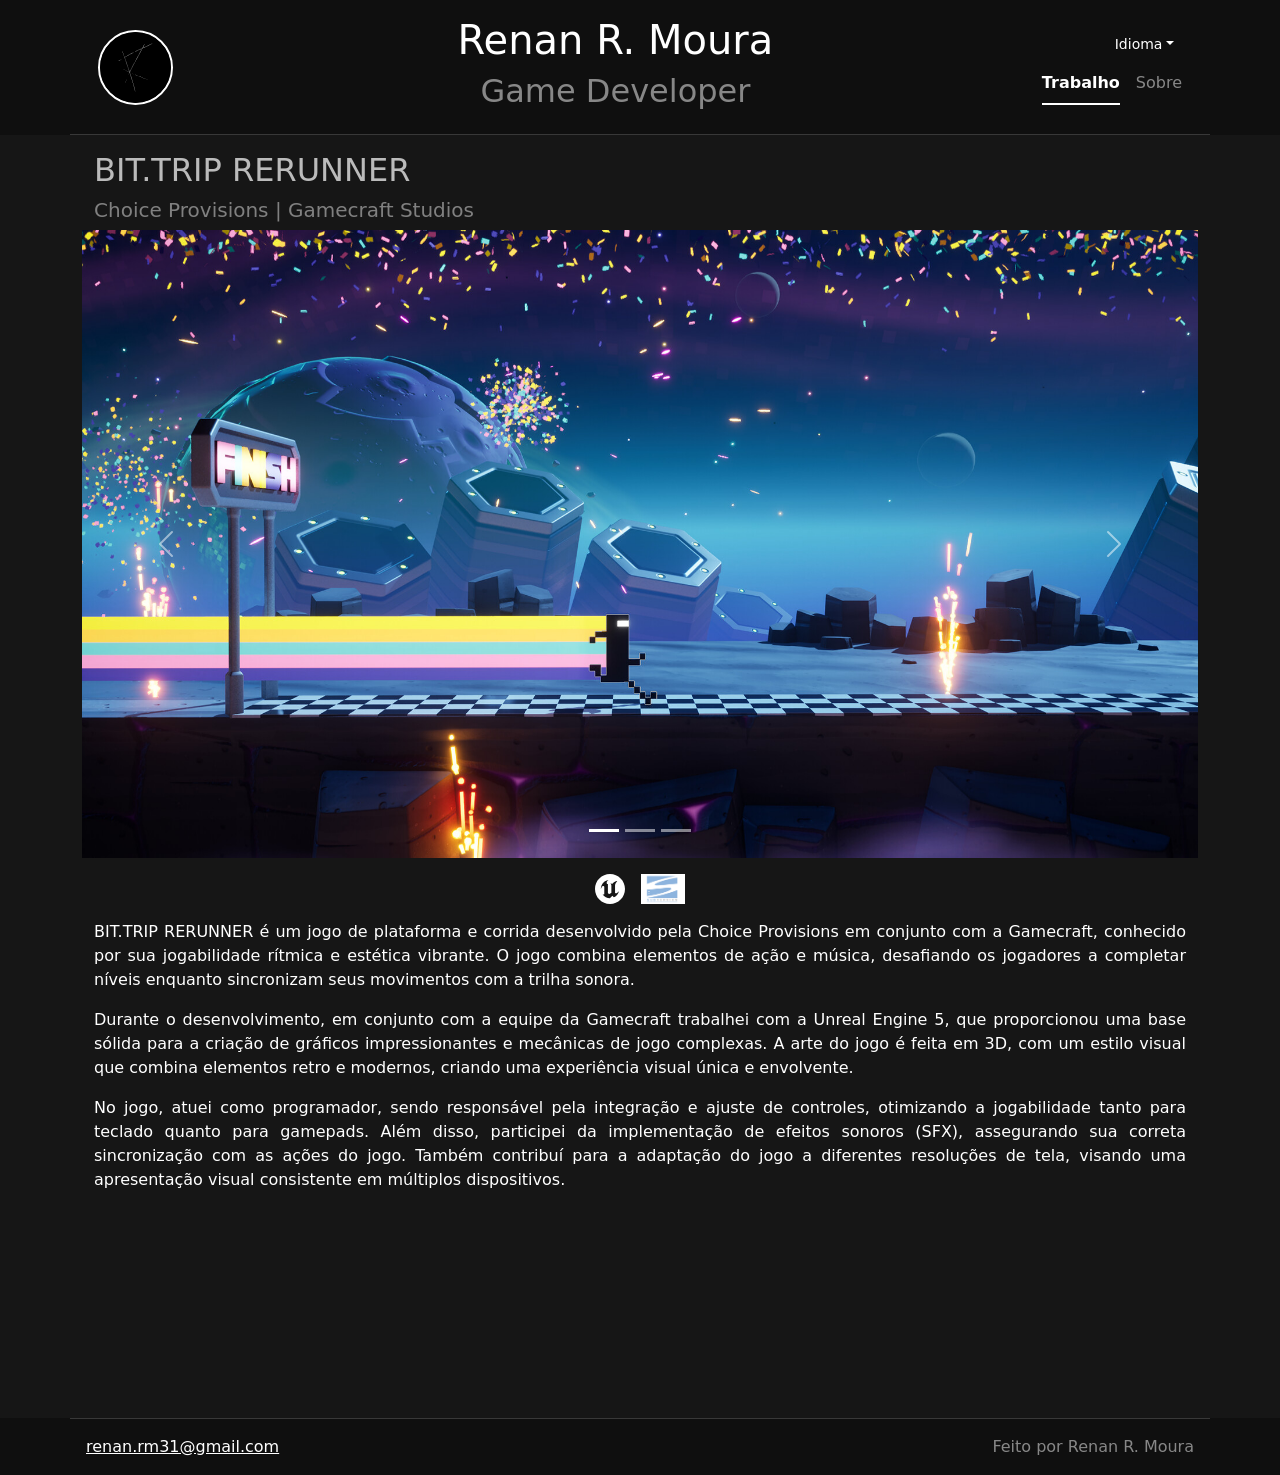
<file: Pages/rerunner.html>
<!DOCTYPE html>
<html lang="pt-BR">
<head>
    <meta charset="UTF-8">
    <meta name="viewport" content="width=device-width, initial-scale=1.0">
    <title>Renan R. Moura | Game Developer</title>
    <link rel="icon" href="../Content/R-Icon.svg">
    <link href="https://cdn.jsdelivr.net/npm/bootstrap@5.3.3/dist/css/bootstrap.min.css" rel="stylesheet" integrity="sha384-QWTKZyjpPEjISv5WaRU9OFeRpok6YctnYmDr5pNlyT2bRjXh0JMhjY6hW+ALEwIH" crossorigin="anonymous">
    <link rel="stylesheet" href="../style.css">
</head>
<body class="body text-white">
  <div class="wrapper">
    <header>
      <nav class="navbar container">
        <div class="container-fluid">
          <a class="navbar-brand" href="../index.html" title="Home">
            <img src="../Content/R-Icon.svg" alt="Renan R. Moura Logo" width="75" height="75" class="d-inline-block align-text-center circle-logo">
          </a>
          <div>
            <h1 class="text-center text-white">Renan R. Moura</h1>
            <h2 class="text-center text-white-50">Game Developer</h2>
          </div>
          <div class="d-flex flex-column align-items-center align-items-sm-end">
            <div class="dropdown mb-1">
              <button class="btn btn-sm btn-outline-light dropdown-toggle px-2 py-1" type="button" id="dropdownLang" data-bs-toggle="dropdown" aria-expanded="false" title="Selecionar idioma">
                Idioma
              </button>
              <ul class="dropdown-menu dropdown-menu-end" aria-labelledby="dropdownLang">
                <li><a class="dropdown-item" href="?lang=pt">Português</a></li>
                <li><a class="dropdown-item" href="?lang=en">English</a></li>
              </ul>
            </div>
            <ul class="nav nav-underline">
              <li class="nav-item">
                <a class="nav-link text-white active" aria-current="page" href="#">
                  <span data-lang="pt">Trabalho</span>
                  <span data-lang="en" style="display:none;">Work</span>
                </a>
              </li>
              <li class="nav-item">
                <a class="nav-link text-white-50" aria-current="page" href="../Pages/about.html">
                  <span data-lang="pt">Sobre</span>
                  <span data-lang="en" style="display:none;">About</span>
                </a>
              </li>
            </ul>
          </div>
        </div>
      </nav>
    </header>
    <main class="main">
      <div class="container">
        <div class="container-fluid text-start">
          <h2 style="color: rgb(187, 187, 187);">BIT.TRIP RERUNNER</h2>
          <h5 style="color: gray;">Choice Provisions | Gamecraft Studios</h5>
        </div>
        <div class="carousel-container d-flex justify-content-center">
          <div id="carouselExampleIndicators" class="carousel slide" data-bs-ride="carousel" style="max-width: 1280px;">
            <div class="carousel-indicators">
              <button type="button" data-bs-target="#carouselExampleIndicators" data-bs-slide-to="0" class="active" aria-current="true" aria-label="Slide 1"></button>
              <button type="button" data-bs-target="#carouselExampleIndicators" data-bs-slide-to="1" aria-label="Slide 2"></button>
              <button type="button" data-bs-target="#carouselExampleIndicators" data-bs-slide-to="2" aria-label="Slide 3"></button>
            </div>
            <div class="carousel-inner">
              <div class="carousel-item active">
                <img src="../Content/BRerunner/1.jpg" class="d-block w-100" alt="...">
              </div>
              <div class="carousel-item">
                <img src="../Content/BRerunner/2.jpg" class="d-block w-100" alt="...">
              </div>
              <div class="carousel-item">
                <img src="../Content/BRerunner/3.jpg" class="d-block w-100" alt="...">
              </div>
            </div>
            <button class="carousel-control-prev" type="button" data-bs-target="#carouselExampleIndicators" data-bs-slide="prev">
              <span class="carousel-control-prev-icon" aria-hidden="true"></span>
              <span class="visually-hidden">Previous</span>
            </button>
            <button class="carousel-control-next" type="button" data-bs-target="#carouselExampleIndicators" data-bs-slide="next">
              <span class="carousel-control-next-icon" aria-hidden="true"></span>
              <span class="visually-hidden">Next</span>
            </button>
          </div>
        </div>
        <div class="container-fluid">
          <div class="d-flex justify-content-center my-2">
            <img class="m-2" src="../Content/UE-Icon-2023-White.svg" height="30px" alt="">
            <img class="m-2" src="../Content/tyrus-svn2.png" height="30px" alt="">
          </div>
          <div style="text-align: justify;">
            <p id="brerunner-desc">
              <span data-lang="pt">
                BIT.TRIP RERUNNER é um jogo de plataforma e corrida desenvolvido pela Choice Provisions em conjunto com a Gamecraft, conhecido por sua jogabilidade rítmica e estética vibrante. O jogo combina elementos de ação e música, desafiando os jogadores a completar níveis enquanto sincronizam seus movimentos com a trilha sonora.
              </span>
              <span data-lang="en" style="display:none;">
                BIT.TRIP RERUNNER is a platformer and runner game developed by Choice Provisions in collaboration with Gamecraft, known for its rhythmic gameplay and vibrant aesthetics. The game combines action and music elements, challenging players to complete levels while synchronizing their movements with the soundtrack.
              </span>
            </p>
            <p id="brerunner-dev">
              <span data-lang="pt">
                Durante o desenvolvimento, em conjunto com a equipe da Gamecraft trabalhei com a Unreal Engine 5, que proporcionou uma base sólida para a criação de gráficos impressionantes e mecânicas de jogo complexas. A arte do jogo é feita em 3D, com um estilo visual que combina elementos retro e modernos, criando uma experiência visual única e envolvente.
              </span>
              <span data-lang="en" style="display:none;">
                During development, together with the Gamecraft team, I worked with Unreal Engine 5, which provided a solid foundation for creating impressive graphics and complex game mechanics. The game's art is done in 3D, with a visual style that combines retro and modern elements, creating a unique and immersive visual experience.
              </span>
            </p>
            <p id="brerunner-role">
              <span data-lang="pt">
                No jogo, atuei como programador, sendo responsável pela integração e ajuste de controles, otimizando a jogabilidade tanto para teclado quanto para gamepads. Além disso, participei da implementação de efeitos sonoros (SFX), assegurando sua correta sincronização com as ações do jogo. Também contribuí para a adaptação do jogo a diferentes resoluções de tela, visando uma apresentação visual consistente em múltiplos dispositivos.
              </span>
              <span data-lang="en" style="display:none;">
                In the game, I served as a programmer, responsible for the integration and adjustment of controls, optimizing gameplay for both keyboard and gamepads. Additionally, I participated in the implementation of sound effects (SFX), ensuring their correct synchronization with game actions. I also contributed to adapting the game to different screen resolutions, aiming for a consistent visual presentation across multiple devices.
              </span>
            </p>
          </div>
          <iframe class="steam-embed" width="100%" height="187" src="https://store.steampowered.com/widget/2222540/" frameborder="0"></iframe>
        </div>
      </div>
    </main>
    <footer class="footer container">
      <div class="d-flex flex-column flex-sm-row justify-content-between align-items-center w-100">
        <a href="mailto:renan.rm31@gmail.com" class="text-white mb-2 mb-sm-0">renan.rm31@gmail.com</a>
        <div class="text-white-50">
          <span data-lang="pt">Feito por Renan R. Moura</span>
          <span data-lang="en" style="display:none;">Made by Renan R. Moura</span>
        </div>
      </div>
    </footer>
  </div>
  <script src="../script.js"></script>
  <script src="https://cdn.jsdelivr.net/npm/bootstrap@5.3.3/dist/js/bootstrap.bundle.min.js" integrity="sha384-YvpcrYf0tY3lHB60NNkmXc5s9fDVZLESaAA55NDzOxhy9GkcIdslK1eN7N6jIeHz" crossorigin="anonymous"></script>
</body>
</html>
</file>
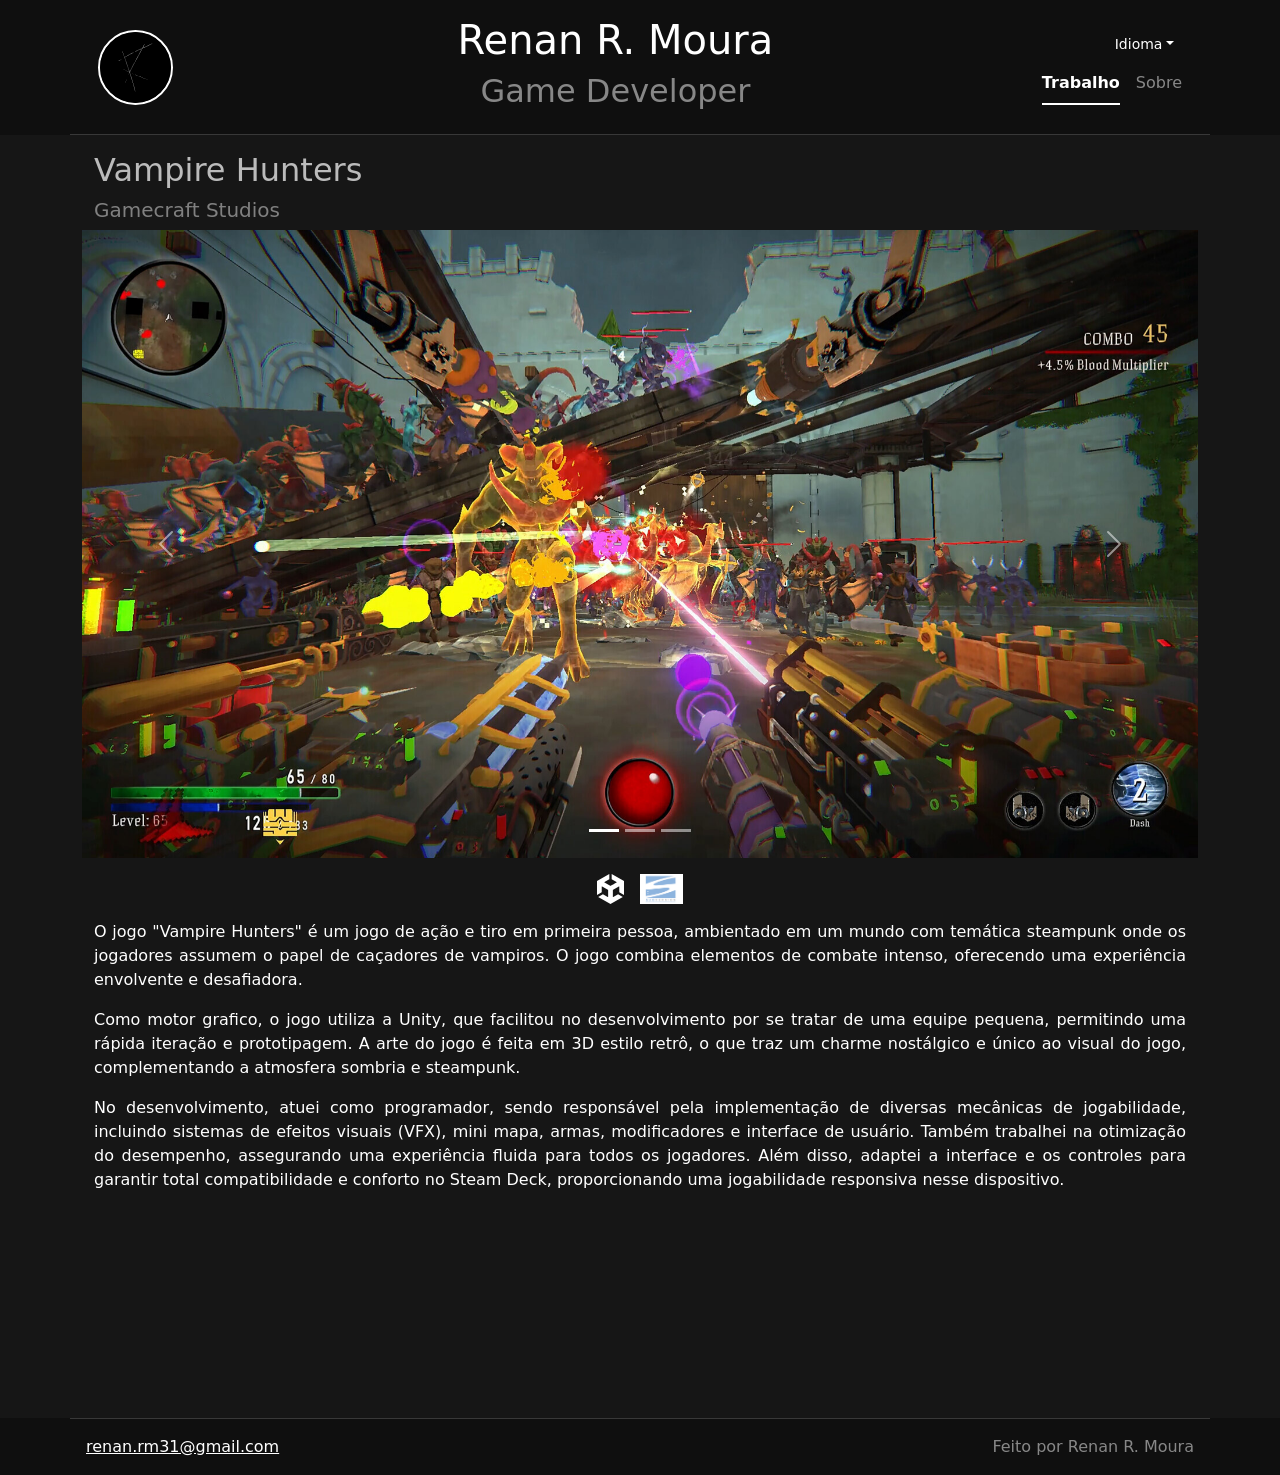
<file: Pages/vampire-hunters.html>
<!DOCTYPE html>
<html lang="pt-BR">
<head>
    <meta charset="UTF-8">
    <meta name="viewport" content="width=device-width, initial-scale=1.0">
    <title>Renan R. Moura | Game Developer</title>
    <link rel="icon" href="../Content/R-Icon.svg">
    <link href="https://cdn.jsdelivr.net/npm/bootstrap@5.3.3/dist/css/bootstrap.min.css" rel="stylesheet" integrity="sha384-QWTKZyjpPEjISv5WaRU9OFeRpok6YctnYmDr5pNlyT2bRjXh0JMhjY6hW+ALEwIH" crossorigin="anonymous">
    <link rel="stylesheet" href="../style.css">
</head>
<body class="body text-white">
  <div class="wrapper">
    <header>
      <nav class="navbar container">
        <div class="container-fluid">
          <a class="navbar-brand" href="../index.html" title="Home">
            <img src="../Content/R-Icon.svg" alt="Renan R. Moura Logo" width="75" height="75" class="d-inline-block align-text-center circle-logo">
          </a>
          <div>
            <h1 class="text-center text-white">Renan R. Moura</h1>
            <h2 class="text-center text-white-50">Game Developer</h2>
          </div>
          <div class="d-flex flex-column align-items-center align-items-sm-end">
            <div class="dropdown mb-1">
              <button class="btn btn-sm btn-outline-light dropdown-toggle px-2 py-1" type="button" id="dropdownLang" data-bs-toggle="dropdown" aria-expanded="false" title="Selecionar idioma">
                Idioma
              </button>
              <ul class="dropdown-menu dropdown-menu-end" aria-labelledby="dropdownLang">
                <li><a class="dropdown-item" href="?lang=pt">Português</a></li>
                <li><a class="dropdown-item" href="?lang=en">English</a></li>
              </ul>
            </div>
            <ul class="nav nav-underline">
              <li class="nav-item">
                <a class="nav-link text-white active" aria-current="page" href="#">
                  <span data-lang="pt">Trabalho</span>
                  <span data-lang="en" style="display:none;">Work</span>
                </a>
              </li>
              <li class="nav-item">
                <a class="nav-link text-white-50" aria-current="page" href="../Pages/about.html">
                  <span data-lang="pt">Sobre</span>
                  <span data-lang="en" style="display:none;">About</span>
                </a>
              </li>
            </ul>
          </div>
        </div>
      </nav>
    </header>
    <main class="main">
      <div class="container">
        <div class="container-fluid text-start">
          <h2 style="color: rgb(187, 187, 187);">Vampire Hunters</h2>
          <h5 style="color: gray;">Gamecraft Studios</h5>
        </div>
        <div class="carousel-container d-flex justify-content-center">
          <div id="carouselExampleIndicators" class="carousel slide" data-bs-ride="carousel" style="max-width: 1280px;">
            <div class="carousel-indicators">
              <button type="button" data-bs-target="#carouselExampleIndicators" data-bs-slide-to="0" class="active" aria-current="true" aria-label="Slide 1"></button>
              <button type="button" data-bs-target="#carouselExampleIndicators" data-bs-slide-to="1" aria-label="Slide 2"></button>
              <button type="button" data-bs-target="#carouselExampleIndicators" data-bs-slide-to="2" aria-label="Slide 3"></button>
            </div>
            <div class="carousel-inner">
              <div class="carousel-item active">
                <img src="../Content/VHunters/1.jpg" class="d-block w-100" alt="...">
              </div>
              <div class="carousel-item">
                <img src="../Content/VHunters/2.jpg" class="d-block w-100" alt="...">
              </div>
              <div class="carousel-item">
                <img src="../Content/VHunters/3.jpg" class="d-block w-100" alt="...">
              </div>
            </div>
            <button class="carousel-control-prev" type="button" data-bs-target="#carouselExampleIndicators" data-bs-slide="prev">
              <span class="carousel-control-prev-icon" aria-hidden="true"></span>
              <span class="visually-hidden">Previous</span>
            </button>
            <button class="carousel-control-next" type="button" data-bs-target="#carouselExampleIndicators" data-bs-slide="next">
              <span class="carousel-control-next-icon" aria-hidden="true"></span>
              <span class="visually-hidden">Next</span>
            </button>
          </div>
        </div>
        <div class="container-fluid">
          <div class="d-flex justify-content-center my-2">
            <img class="m-2" src="../Content/U_Cube_1C_White.svg" height="30px" alt="">
            <img class="m-2" src="../Content/tyrus-svn2.png" height="30px" alt="">
          </div>
          <div style="text-align: justify;">
            <p id="vhunters-desc">
              <span data-lang="pt">
                O jogo "Vampire Hunters" é um jogo de ação e tiro em primeira pessoa, ambientado em um mundo com temática steampunk onde os jogadores assumem o papel de caçadores de vampiros. O jogo combina elementos de combate intenso, oferecendo uma experiência envolvente e desafiadora.
              </span>
              <span data-lang="en" style="display:none;">
                The game "Vampire Hunters" is a first-person action and shooting game set in a steampunk-themed world where players take on the role of vampire hunters. The game combines elements of intense combat, offering an engaging and challenging experience.
              </span>
            </p>
            <p id="vhunters-dev">
              <span data-lang="pt">
                Como motor grafico, o jogo utiliza a Unity, que facilitou no desenvolvimento por se tratar de uma equipe pequena, permitindo uma rápida iteração e prototipagem. A arte do jogo é feita em 3D estilo retrô, o que traz um charme nostálgico e único ao visual do jogo, complementando a atmosfera sombria e steampunk.
              </span>
              <span data-lang="en" style="display:none;">
                As the graphics engine, the game uses Unity, which facilitated development due to being a small team, allowing for rapid iteration and prototyping. The game's art is done in a retro 3D style, which brings a nostalgic and unique charm to the game's visuals, complementing the dark and steampunk atmosphere.
              </span>
            </p>
            <p id="vhunters-role">
              <span data-lang="pt">
                No desenvolvimento, atuei como programador, sendo responsável pela implementação de diversas mecânicas de jogabilidade, incluindo sistemas de efeitos visuais (VFX), mini mapa, armas, modificadores e interface de usuário. Também trabalhei na otimização do desempenho, assegurando uma experiência fluida para todos os jogadores. Além disso, adaptei a interface e os controles para garantir total compatibilidade e conforto no Steam Deck, proporcionando uma jogabilidade responsiva nesse dispositivo.
              </span>
              <span data-lang="en" style="display:none;">
                In development, I served as a programmer, responsible for implementing various gameplay mechanics, including visual effects (VFX) systems, mini-map, weapons, modifiers, and user interface. I also worked on performance optimization, ensuring a smooth experience for all players. Additionally, I adapted the interface and controls to ensure full compatibility and comfort on the Steam Deck, providing responsive gameplay on that device.
              </span>
            </p>
          </div>
          <iframe class="steam-embed" width="100%" height="187" src="https://store.steampowered.com/widget/2206270/" frameborder="0"></iframe>
        </div>
      </div>
    </main>
    <footer class="footer container">
      <div class="d-flex flex-column flex-sm-row justify-content-between align-items-center w-100">
        <a href="mailto:renan.rm31@gmail.com" class="text-white mb-2 mb-sm-0">renan.rm31@gmail.com</a>
        <div class="text-white-50">
          <span data-lang="pt">Feito por Renan R. Moura</span>
          <span data-lang="en" style="display:none;">Made by Renan R. Moura</span>
        </div>
      </div>
    </footer>
  </div>
  <script src="../script.js"></script>
  <script src="https://cdn.jsdelivr.net/npm/bootstrap@5.3.3/dist/js/bootstrap.bundle.min.js" integrity="sha384-YvpcrYf0tY3lHB60NNkmXc5s9fDVZLESaAA55NDzOxhy9GkcIdslK1eN7N6jIeHz" crossorigin="anonymous"></script>
</body>
</html>
</file>
<file: style.css>
.figure {
    color: inherit; /* blue colors for links too */
    text-decoration: inherit; /* no underline */
}

.figure img{
    opacity: 1.0;
    transition: opacity 0.5s;
}

.figure:hover img{
    opacity: 0.5;
}

.figure h4{
    transition: color 0.5s;
}

.figure:hover h4 {
    color: rgb(56, 56, 56); /* blue colors for links too */
}

html, body {
    height: 100%;
}
.wrapper {
    min-height: 100%;
    display: flex;
    flex-direction: column;
}
.footer {
    padding: 1rem;
    border-top: 1px solid rgb(56, 56, 56);
}
.body {
    background-color: rgb(15, 15, 15);
}
.main {
    background-color: rgb(22, 22, 22);
    flex: 1;
    padding: 1rem;
}
.navbar {
    padding: 1rem;
    border-bottom: 1px solid rgb(56, 56, 56);
}
.circle-logo {
  border-radius: 50%;
  border-style: outset;
  border: 2px solid white;
  object-fit: cover;
}
.primary .col {
    display: flex;
    flex-direction: column;
    align-items: stretch;
}

.primary .figure-img {
    width: 100%;
}

.secondary .col {
    display: flex;
    flex-direction: column;
    align-items: stretch;
}

.secondary .figure-img {
    width: 100%;
}

.dropdown .btn-outline-light {
  background: transparent;
  border: none;
  color: #fff;
}
.dropdown .btn-outline-light:focus,
.dropdown .btn-outline-light:hover {
  background: rgba(255,255,255,0.1);
  color: #fff;
}

@media (max-width: 576px) {
    .navbar {
        padding: 0.5rem;
    }
    .navbar .container-fluid {
        flex-direction: column;
        align-items: center;
        display: flex;
    }
}
</file>
